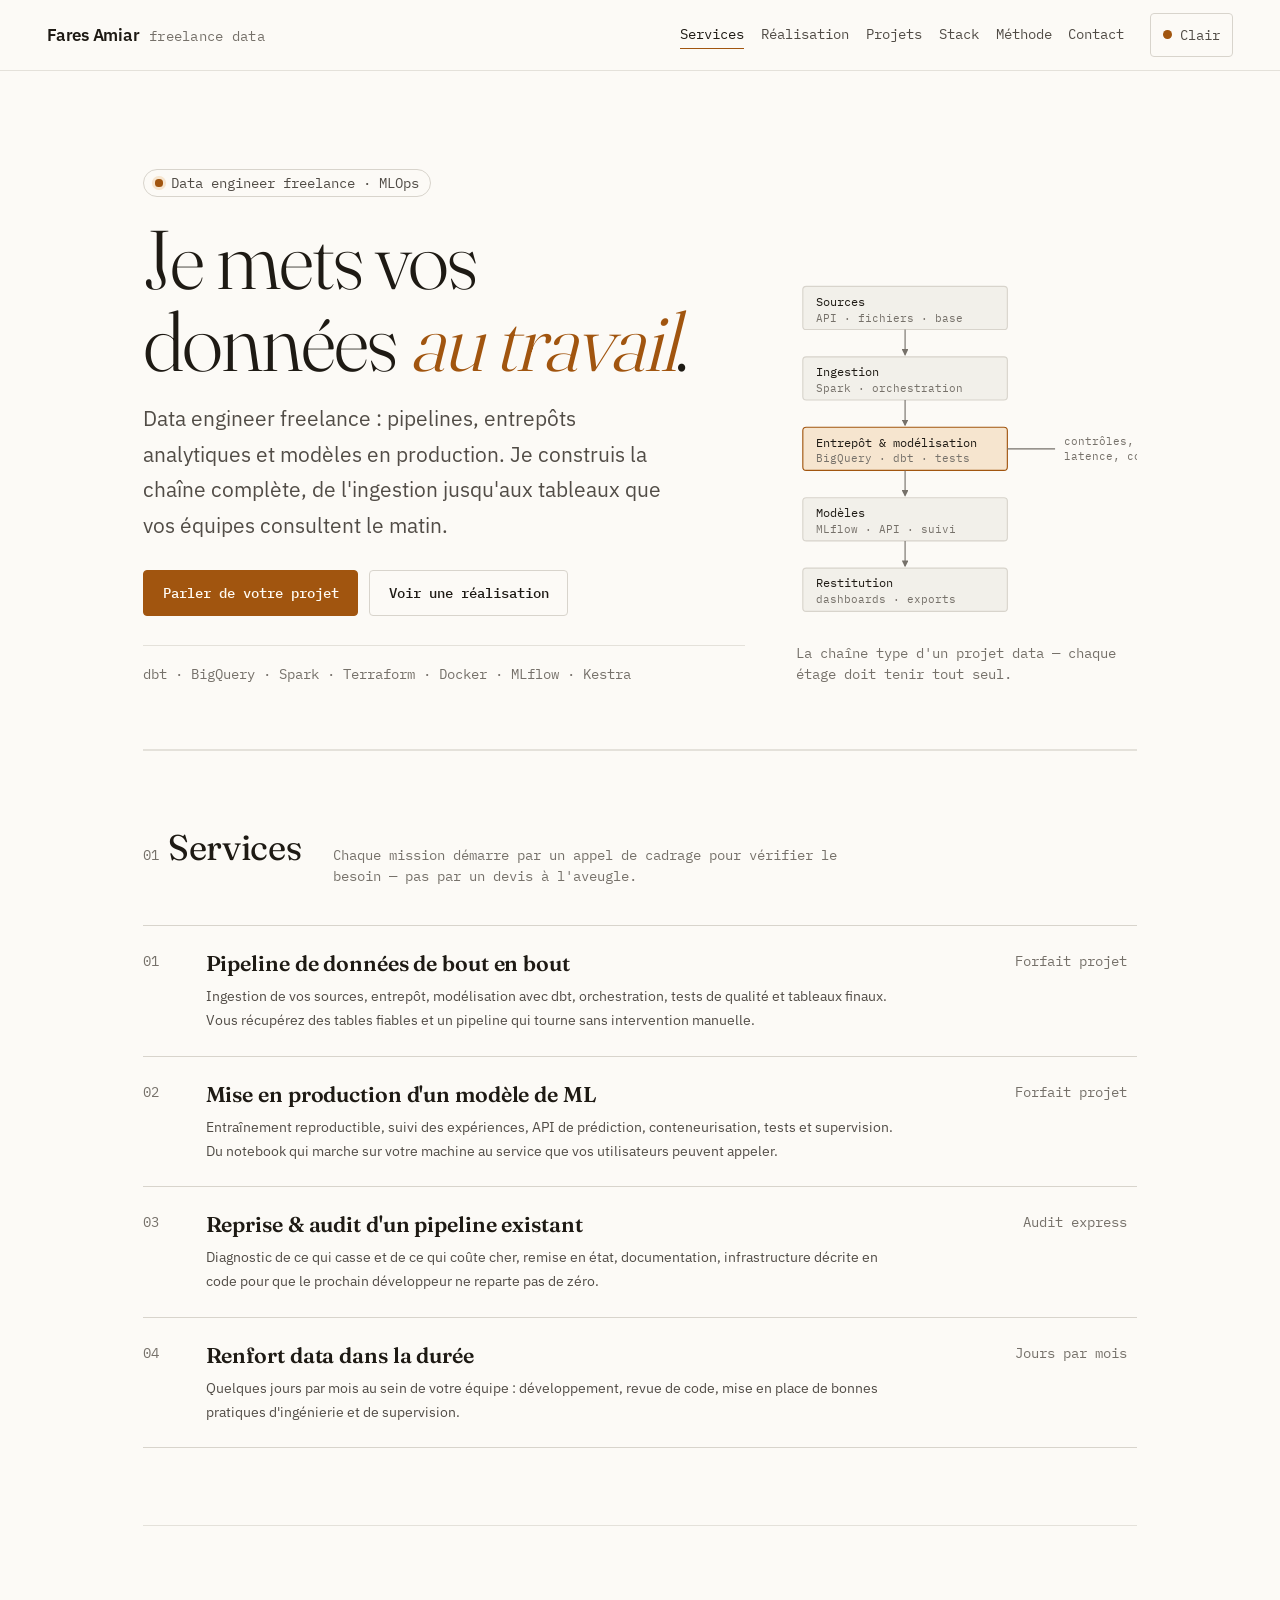
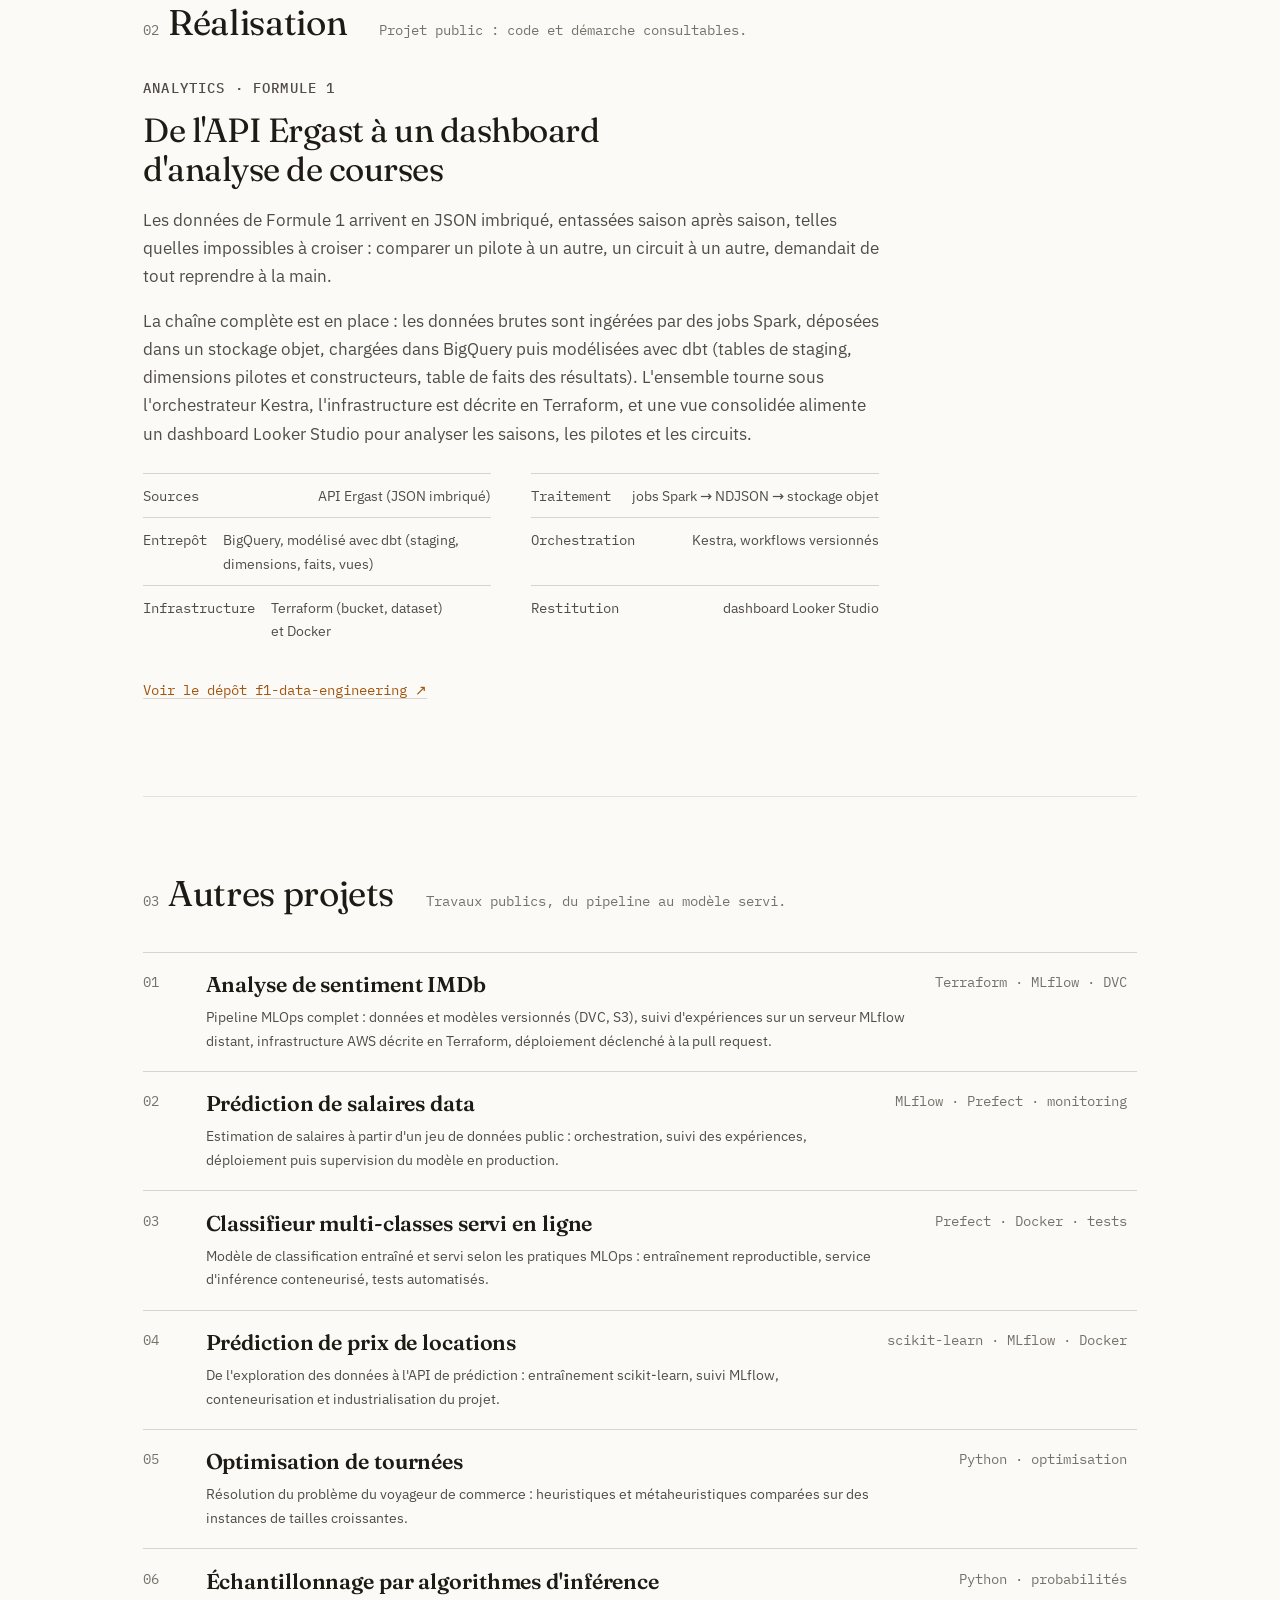
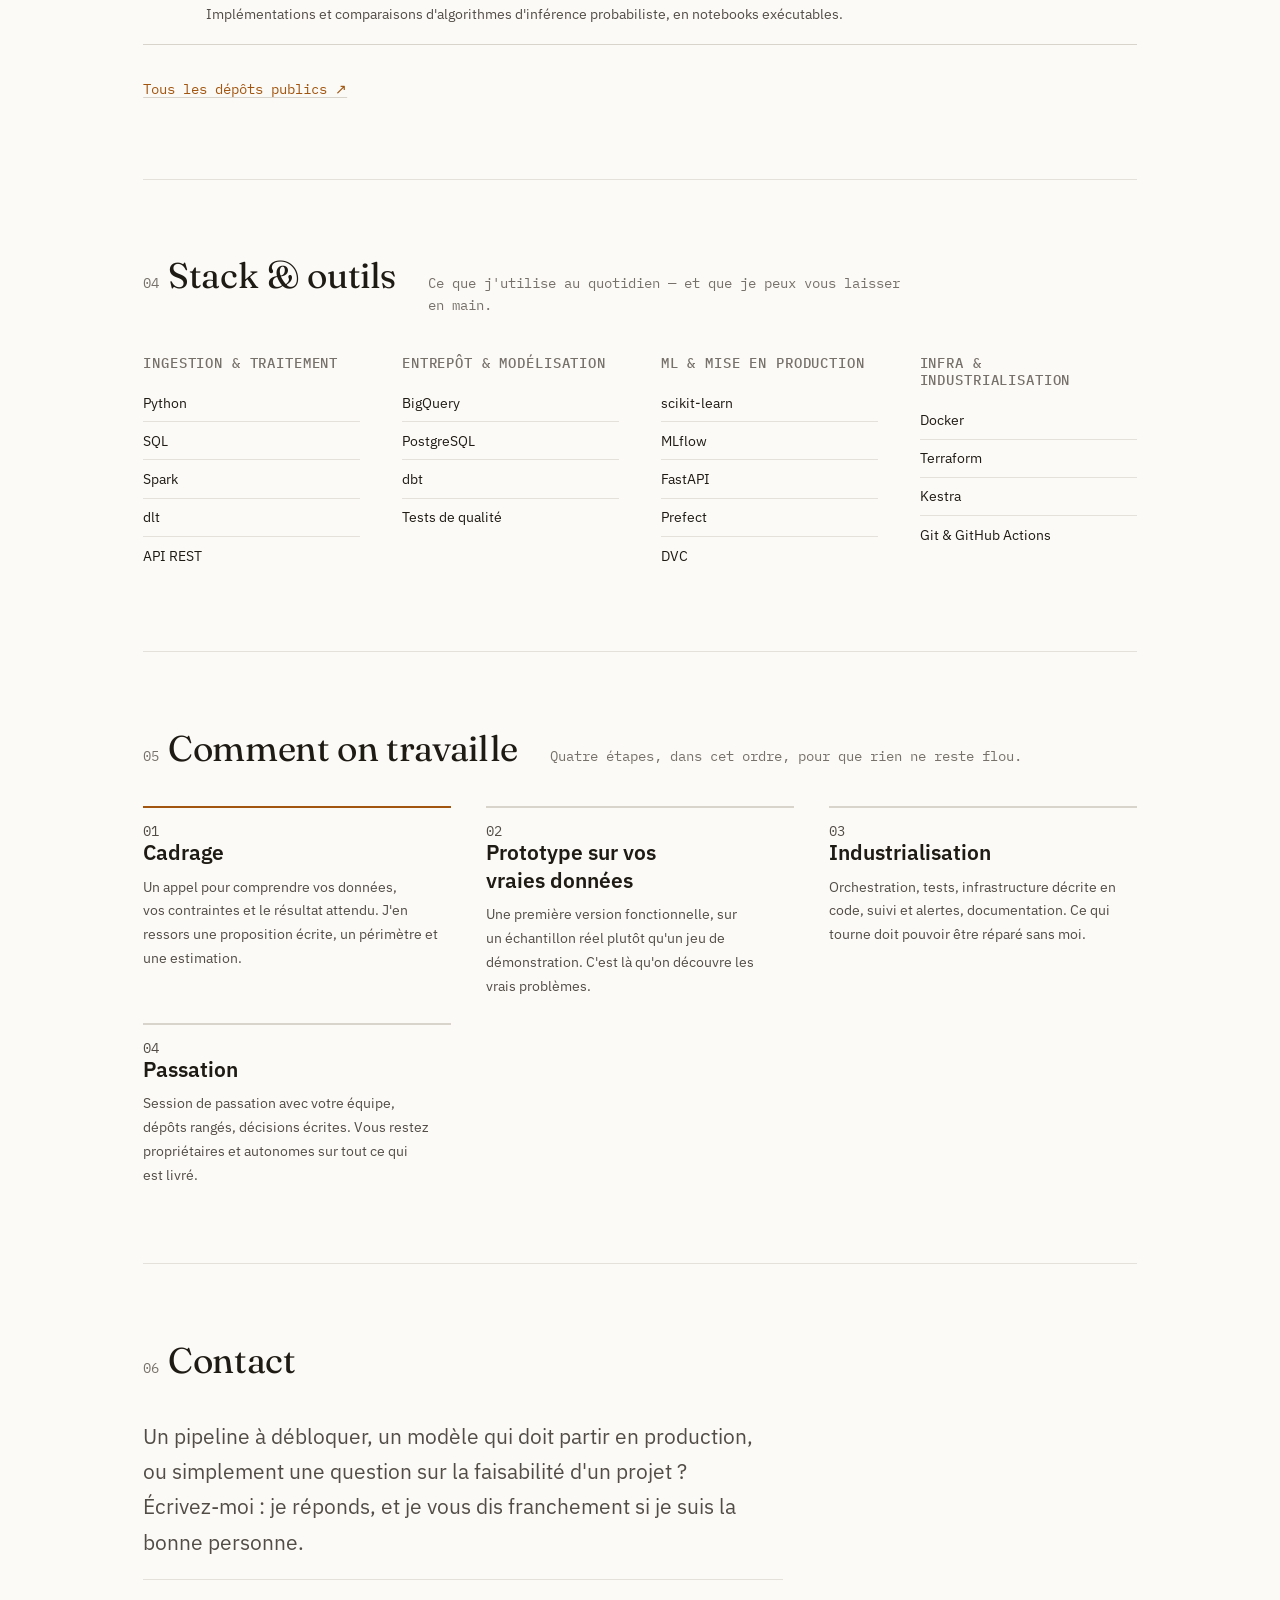
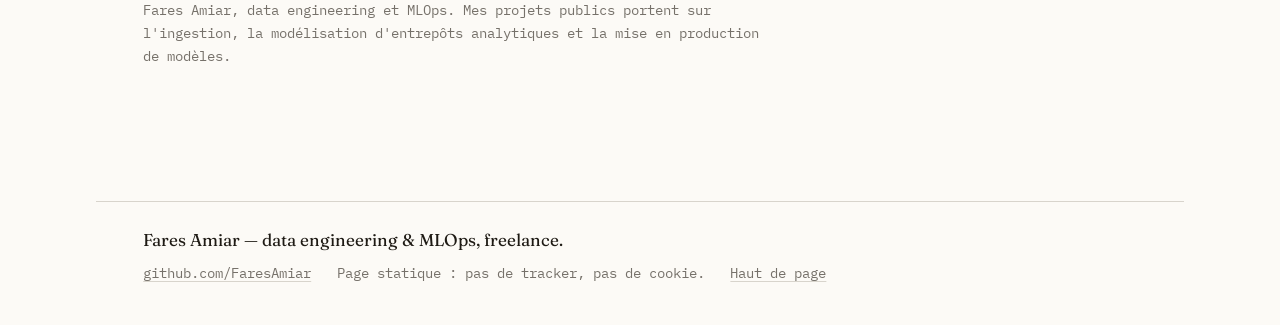
<file: index.html>
<!DOCTYPE html>
<html lang="fr" data-theme="dark">
<head>
<meta charset="utf-8">
<meta name="viewport" content="width=device-width, initial-scale=1">
<title>Fares Amiar · Data engineer freelance — pipelines &amp; MLOps</title>
<meta name="description" content="Data engineer freelance : pipelines de données, entrepôts analytiques (dbt, BigQuery) et mise en production de modèles ML. Au forfait ou en renfort d'équipe.">
<meta name="author" content="Fares Amiar">
<meta name="color-scheme" content="dark light">
<meta property="og:title" content="Fares Amiar — Data engineer freelance">
<meta property="og:description" content="Pipelines, entrepôts, modèles en production. Missions data engineering et MLOps.">
<meta property="og:type" content="website">
<meta name="robots" content="index, follow, max-image-preview:large, max-snippet:-1">
<meta name="theme-color" content="#141210" media="(prefers-color-scheme: dark)">
<meta name="theme-color" content="#fbf8f3" media="(prefers-color-scheme: light)">
<link rel="canonical" href="https://faresamiar.github.io/FaresAmiar/">
<meta property="og:url" content="https://faresamiar.github.io/FaresAmiar/">
<meta property="og:site_name" content="Fares Amiar — Data engineer freelance">
<meta property="og:locale" content="fr_FR">
<meta property="og:image" content="https://faresamiar.github.io/FaresAmiar/assets/og-image.png">
<meta property="og:image:width" content="1200">
<meta property="og:image:height" content="630">
<meta property="og:image:alt" content="Fares Amiar — data engineer freelance : pipelines, entrepôts analytiques, modèles en production.">
<meta name="twitter:card" content="summary_large_image">
<meta name="twitter:title" content="Fares Amiar — Data engineer freelance">
<meta name="twitter:description" content="Pipelines de données, entrepôts analytiques, mise en production de modèles ML. Missions au forfait ou en renfort d'équipe.">
<meta name="twitter:image" content="https://faresamiar.github.io/FaresAmiar/assets/og-image.png">
<meta name="google-site-verification" content="pjnU0YGFu4h770-6OhG8F69n9rQ7LcGxjI9Jmqb8EjQ">
<link rel="icon" href="favicon.ico" sizes="any">
<link rel="icon" href="favicon.svg" type="image/svg+xml">
<link rel="apple-touch-icon" href="assets/apple-touch-icon.png">
<link rel="preload" href="assets/fonts/fraunces-latin-300600.woff2" as="font" type="font/woff2" crossorigin>
<link rel="preload" href="assets/fonts/plex-sans-latin-400600.woff2" as="font" type="font/woff2" crossorigin>
<link rel="stylesheet" href="assets/fonts.css">
<link rel="stylesheet" href="assets/styles.css">
<script type="application/ld+json">
{
  "@context": "https://schema.org",
  "@graph": [
    {
      "@type": "Person",
      "@id": "https://faresamiar.github.io/FaresAmiar/#person",
      "name": "Fares Amiar",
      "jobTitle": "Data engineer freelance",
      "description": "Data engineer freelance : pipelines de données, entrepôts analytiques et mise en production de modèles de machine learning.",
      "url": "https://faresamiar.github.io/FaresAmiar/",
      "sameAs": ["https://github.com/FaresAmiar"],
      "knowsAbout": [
        "Data engineering", "Airflow","MLOps", "dbt", "BigQuery", "Apache Spark",
        "Terraform", "Docker", "MLflow", "FastAPI", "Python", "SQL"
      ]
    },
    {
      "@type": "WebSite",
      "@id": "https://faresamiar.github.io/FaresAmiar/#site",
      "url": "https://faresamiar.github.io/FaresAmiar/",
      "name": "Fares Amiar — Data engineer freelance",
      "inLanguage": "fr-FR",
      "publisher": { "@id": "https://faresamiar.github.io/FaresAmiar/#person" }
    },
    {
      "@type": "ProfilePage",
      "@id": "https://faresamiar.github.io/FaresAmiar/#page",
      "url": "https://faresamiar.github.io/FaresAmiar/",
      "isPartOf": { "@id": "https://faresamiar.github.io/FaresAmiar/#site" },
      "about": { "@id": "https://faresamiar.github.io/FaresAmiar/#person" },
      "inLanguage": "fr-FR"
    },
    {
      "@type": "Service",
      "name": "Pipeline de données de bout en bout",
      "serviceType": "Data engineering",
      "description": "Ingestion des sources, entrepôt, modélisation dbt, orchestration, tests de qualité et tableaux de bord.",
      "provider": { "@id": "https://faresamiar.github.io/FaresAmiar/#person" },
      "areaServed": "FR"
    },
    {
      "@type": "Service",
      "name": "Mise en production d'un modèle de machine learning",
      "serviceType": "MLOps",
      "description": "Entraînement reproductible, suivi des expériences, API de prédiction, conteneurisation, tests et supervision.",
      "provider": { "@id": "https://faresamiar.github.io/FaresAmiar/#person" },
      "areaServed": "FR"
    },
    {
      "@type": "Service",
      "name": "Reprise et audit d'un pipeline de données existant",
      "serviceType": "Audit technique",
      "description": "Diagnostic, remise en état, documentation et infrastructure décrite en code.",
      "provider": { "@id": "https://faresamiar.github.io/FaresAmiar/#person" },
      "areaServed": "FR"
    }
  ]
}
</script>
</head>
<body>
<a class="skip" href="#main">Aller au contenu</a>

<header class="top" id="haut">
  <a class="top__brand" href="#haut">Fares&nbsp;Amiar<span class="top__brand-tag">freelance data</span></a>
  <nav class="top__nav" aria-label="Sections">
    <a href="#services">Services</a>
    <a href="#realisation">Réalisation</a>
    <a href="#projets">Projets</a>
    <a href="#stack">Stack</a>
    <a href="#methode">Méthode</a>
    <a href="#contact">Contact</a>
  </nav>
  <button class="theme" id="theme-toggle" type="button" aria-pressed="true" aria-label="Basculer entre thème sombre et clair">
    <span class="theme__dot" aria-hidden="true"></span><span class="theme__label">Sombre</span>
  </button>
</header>

<main id="main">

  <section class="hero" aria-labelledby="hero-title">
    <div class="hero__intro">
      <p class="pill"><span class="pill__dot" aria-hidden="true"></span>Data engineer freelance · MLOps</p>
      <h1 id="hero-title">Je mets vos données <em>au travail</em>.</h1>
      <p class="lede">
        Data engineer freelance&nbsp;: pipelines, entrepôts analytiques et modèles en production.
        Je construis la chaîne complète, de l'ingestion jusqu'aux tableaux que vos équipes
        consultent le matin.
      </p>
      <p class="hero__links">
        <a class="btn" href="mailto:faresamiar1@gmail.com">Parler de votre projet</a>
        <a class="btn btn--ghost" href="#realisation">Voir une réalisation</a>
      </p>
      <p class="hero__stack">dbt · BigQuery · Spark · Terraform · Docker · MLflow · Kestra</p>
    </div>

    <figure class="diagram">
      <svg viewBox="0 0 300 310" role="img" aria-label="Schéma d'une chaîne de données : sources, ingestion, entrepôt, modèles, restitution">
        <defs>
          <marker id="arrow" viewBox="0 0 10 10" refX="8" refY="5" markerWidth="6" markerHeight="6" orient="auto-start-reverse">
            <path d="M 0 0 L 10 5 L 0 10 z" fill="currentColor"></path>
          </marker>
        </defs>
        <g class="diagram__nodes">
          <rect x="6" y="10" width="180" height="38" rx="3"></rect>
          <text x="18" y="27">Sources</text>
          <text class="diagram__sub" x="18" y="41">API · fichiers · base</text>

          <rect x="6" y="72" width="180" height="38" rx="3"></rect>
          <text x="18" y="89">Ingestion</text>
          <text class="diagram__sub" x="18" y="103">Spark · orchestration</text>

          <rect class="diagram__hl" x="6" y="134" width="180" height="38" rx="3"></rect>
          <text x="18" y="151">Entrepôt &amp; modélisation</text>
          <text class="diagram__sub" x="18" y="165">BigQuery · dbt · tests</text>

          <rect x="6" y="196" width="180" height="38" rx="3"></rect>
          <text x="18" y="213">Modèles</text>
          <text class="diagram__sub" x="18" y="227">MLflow · API · suivi</text>

          <rect x="6" y="258" width="180" height="38" rx="3"></rect>
          <text x="18" y="275">Restitution</text>
          <text class="diagram__sub" x="18" y="289">dashboards · exports</text>
        </g>
        <g class="diagram__links" fill="none" stroke="currentColor" stroke-width="1" marker-end="url(#arrow)">
          <path d="M96 48 L96 70"></path>
          <path d="M96 110 L96 132"></path>
          <path d="M96 172 L96 194"></path>
          <path d="M96 234 L96 256"></path>
        </g>
        <g class="diagram__note">
          <path d="M186 153 L228 153" fill="none" stroke="currentColor" stroke-width="1"></path>
          <text x="236" y="150">contrôles,</text>
          <text x="236" y="163">latence, coûts</text>
        </g>
      </svg>
      <figcaption>La chaîne type d'un projet data — chaque étage doit tenir tout seul.</figcaption>
    </figure>
  </section>

  <section class="section" id="services" aria-labelledby="services-title">
    <div class="section__head">
      <h2 id="services-title"><span class="num">01</span>Services</h2>
      <p class="section__note">Chaque mission démarre par un appel de cadrage pour vérifier le besoin — pas par un devis à l'aveugle.</p>
    </div>

    <ol class="rows">
      <li class="row">
        <span class="row__num">01</span>
        <div class="row__body">
          <h3>Pipeline de données de bout en bout</h3>
          <p>Ingestion de vos sources, entrepôt, modélisation avec dbt, orchestration, tests de qualité et tableaux finaux. Vous récupérez des tables fiables et un pipeline qui tourne sans intervention manuelle.</p>
        </div>
        <p class="row__tagline">Forfait projet</p>
      </li>
      <li class="row">
        <span class="row__num">02</span>
        <div class="row__body">
          <h3>Mise en production d'un modèle de ML</h3>
          <p>Entraînement reproductible, suivi des expériences, API de prédiction, conteneurisation, tests et supervision. Du notebook qui marche sur votre machine au service que vos utilisateurs peuvent appeler.</p>
        </div>
        <p class="row__tagline">Forfait projet</p>
      </li>
      <li class="row">
        <span class="row__num">03</span>
        <div class="row__body">
          <h3>Reprise &amp; audit d'un pipeline existant</h3>
          <p>Diagnostic de ce qui casse et de ce qui coûte cher, remise en état, documentation, infrastructure décrite en code pour que le prochain développeur ne reparte pas de zéro.</p>
        </div>
        <p class="row__tagline">Audit express</p>
      </li>
      <li class="row">
        <span class="row__num">04</span>
        <div class="row__body">
          <h3>Renfort data dans la durée</h3>
          <p>Quelques jours par mois au sein de votre équipe&nbsp;: développement, revue de code, mise en place de bonnes pratiques d'ingénierie et de supervision.</p>
        </div>
        <p class="row__tagline">Jours par mois</p>
      </li>
    </ol>
  </section>

  <section class="section" id="realisation" aria-labelledby="realisation-title">
    <div class="section__head">
      <h2 id="realisation-title"><span class="num">02</span>Réalisation</h2>
      <p class="section__note">Projet public&nbsp;: code et démarche consultables.</p>
    </div>

    <article class="case">
      <p class="case__eyebrow">Analytics · Formule 1</p>
      <h3>De l'API Ergast à un dashboard d'analyse de courses</h3>
      <p>
        Les données de Formule 1 arrivent en JSON imbriqué, entassées saison après saison,
        telles quelles impossibles à croiser&nbsp;: comparer un pilote à un autre, un circuit à un
        autre, demandait de tout reprendre à la main.
      </p>
      <p>
        La chaîne complète est en place&nbsp;: les données brutes sont ingérées par des jobs Spark,
        déposées dans un stockage objet, chargées dans BigQuery puis modélisées avec dbt
        (tables de staging, dimensions pilotes et constructeurs, table de faits des résultats).
        L'ensemble tourne sous l'orchestrateur Kestra, l'infrastructure est décrite en Terraform,
        et une vue consolidée alimente un dashboard Looker Studio pour analyser les saisons,
        les pilotes et les circuits.
      </p>
      <ul class="case__facts">
        <li><span>Sources</span> API Ergast (JSON imbriqué)</li>
        <li><span>Traitement</span> jobs Spark → NDJSON → stockage objet</li>
        <li><span>Entrepôt</span> BigQuery, modélisé avec dbt (staging, dimensions, faits, vues)</li>
        <li><span>Orchestration</span> Kestra, workflows versionnés</li>
        <li><span>Infrastructure</span> Terraform (bucket, dataset) et Docker</li>
        <li><span>Restitution</span> dashboard Looker Studio</li>
      </ul>
      <p class="case__link">
        <a class="link-more" href="https://github.com/FaresAmiar/f1-data-engineering" rel="noopener">Voir le dépôt f1-data-engineering ↗</a>
      </p>
    </article>
  </section>

  <section class="section" id="projets" aria-labelledby="projets-title">
    <div class="section__head">
      <h2 id="projets-title"><span class="num">03</span>Autres projets</h2>
      <p class="section__note">Travaux publics, du pipeline au modèle servi.</p>
    </div>

    <ol class="rows rows--tight">
      <li class="row">
        <span class="row__num">01</span>
        <div class="row__body">
          <h3><a href="https://github.com/FaresAmiar/imdb_sentiment_analysis_mlops" rel="noopener">Analyse de sentiment IMDb</a></h3>
          <p>Pipeline MLOps complet&nbsp;: données et modèles versionnés (DVC, S3), suivi d'expériences sur un serveur MLflow distant, infrastructure AWS décrite en Terraform, déploiement déclenché à la pull request.</p>
        </div>
        <p class="row__tagline">Terraform · MLflow · DVC</p>
      </li>
      <li class="row">
        <span class="row__num">02</span>
        <div class="row__body">
          <h3><a href="https://github.com/FaresAmiar/Mlops_projectdtc" rel="noopener">Prédiction de salaires data</a></h3>
          <p>Estimation de salaires à partir d'un jeu de données public&nbsp;: orchestration, suivi des expériences, déploiement puis supervision du modèle en production.</p>
        </div>
        <p class="row__tagline">MLflow · Prefect · monitoring</p>
      </li>
      <li class="row">
        <span class="row__num">03</span>
        <div class="row__body">
          <h3><a href="https://github.com/FaresAmiar/mlops-zoomcamp-2023-project" rel="noopener">Classifieur multi-classes servi en ligne</a></h3>
          <p>Modèle de classification entraîné et servi selon les pratiques MLOps&nbsp;: entraînement reproductible, service d'inférence conteneurisé, tests automatisés.</p>
        </div>
        <p class="row__tagline">Prefect · Docker · tests</p>
      </li>
      <li class="row">
        <span class="row__num">04</span>
        <div class="row__body">
          <h3><a href="https://github.com/FaresAmiar/Airbnb-Price-Prediction" rel="noopener">Prédiction de prix de locations</a></h3>
          <p>De l'exploration des données à l'API de prédiction&nbsp;: entraînement scikit-learn, suivi MLflow, conteneurisation et industrialisation du projet.</p>
        </div>
        <p class="row__tagline">scikit-learn · MLflow · Docker</p>
      </li>
      <li class="row">
        <span class="row__num">05</span>
        <div class="row__body">
          <h3><a href="https://github.com/FaresAmiar/IA" rel="noopener">Optimisation de tournées</a></h3>
          <p>Résolution du problème du voyageur de commerce&nbsp;: heuristiques et métaheuristiques comparées sur des instances de tailles croissantes.</p>
        </div>
        <p class="row__tagline">Python · optimisation</p>
      </li>
      <li class="row">
        <span class="row__num">06</span>
        <div class="row__body">
          <h3><a href="https://github.com/FaresAmiar/inference_sampling" rel="noopener">Échantillonnage par algorithmes d'inférence</a></h3>
          <p>Implémentations et comparaisons d'algorithmes d'inférence probabiliste, en notebooks exécutables.</p>
        </div>
        <p class="row__tagline">Python · probabilités</p>
      </li>
    </ol>

    <p class="section__foot">
      <a class="link-more" href="https://github.com/FaresAmiar?tab=repositories" rel="noopener">Tous les dépôts publics ↗</a>
    </p>
  </section>

  <section class="section" id="stack" aria-labelledby="stack-title">
    <div class="section__head">
      <h2 id="stack-title"><span class="num">04</span>Stack &amp; outils</h2>
      <p class="section__note">Ce que j'utilise au quotidien — et que je peux vous laisser en main.</p>
    </div>

    <div class="stack">
      <div class="stack__col">
        <p class="stack__label">Ingestion &amp; traitement</p>
        <ul>
          <li>Python</li><li>SQL</li><li>Spark</li><li>dlt</li><li>API REST</li>
        </ul>
      </div>
      <div class="stack__col">
        <p class="stack__label">Entrepôt &amp; modélisation</p>
        <ul>
          <li>BigQuery</li><li>PostgreSQL</li><li>dbt</li><li>Tests de qualité</li>
        </ul>
      </div>
      <div class="stack__col">
        <p class="stack__label">ML &amp; mise en production</p>
        <ul>
          <li>scikit-learn</li><li>MLflow</li><li>FastAPI</li><li>Prefect</li><li>DVC</li>
        </ul>
      </div>
      <div class="stack__col">
        <p class="stack__label">Infra &amp; industrialisation</p>
        <ul>
          <li>Docker</li><li>Terraform</li><li>Kestra</li><li>Git &amp; GitHub Actions</li>
        </ul>
      </div>
    </div>
  </section>

  <section class="section" id="methode" aria-labelledby="methode-title">
    <div class="section__head">
      <h2 id="methode-title"><span class="num">05</span>Comment on travaille</h2>
      <p class="section__note">Quatre étapes, dans cet ordre, pour que rien ne reste flou.</p>
    </div>

    <ol class="steps">
      <li>
        <p class="steps__num">01</p>
        <h3>Cadrage</h3>
        <p>Un appel pour comprendre vos données, vos contraintes et le résultat attendu. J'en ressors une proposition écrite, un périmètre et une estimation.</p>
      </li>
      <li>
        <p class="steps__num">02</p>
        <h3>Prototype sur vos vraies données</h3>
        <p>Une première version fonctionnelle, sur un échantillon réel plutôt qu'un jeu de démonstration. C'est là qu'on découvre les vrais problèmes.</p>
      </li>
      <li>
        <p class="steps__num">03</p>
        <h3>Industrialisation</h3>
        <p>Orchestration, tests, infrastructure décrite en code, suivi et alertes, documentation. Ce qui tourne doit pouvoir être réparé sans moi.</p>
      </li>
      <li>
        <p class="steps__num">04</p>
        <h3>Passation</h3>
        <p>Session de passation avec votre équipe, dépôts rangés, décisions écrites. Vous restez propriétaires et autonomes sur tout ce qui est livré.</p>
      </li>
    </ol>
  </section>

  <section class="section section--contact" id="contact" aria-labelledby="contact-title">
    <div class="section__head">
      <h2 id="contact-title"><span class="num">06</span>Contact</h2>
    </div>
    <div class="contact">
      <p class="contact__lede">
        Un pipeline à débloquer, un modèle qui doit partir en production, ou simplement une
        question sur la faisabilité d'un projet&nbsp;? Écrivez-moi&nbsp;: je réponds, et je vous dis
        franchement si je suis la bonne personne.
      </p>
      <p class="contact__about">
        Fares Amiar, data engineering et MLOps. Mes projets publics portent sur l'ingestion,
        la modélisation d'entrepôts analytiques et la mise en production de modèles.
      </p>

    </div>
  </section>

</main>

<footer class="foot">
  <p class="foot__brand">Fares Amiar — data engineering &amp; MLOps, freelance.</p>
  <p class="foot__meta">
    <a href="https://github.com/FaresAmiar" rel="me noopener">github.com/FaresAmiar</a>
    <span>Page statique : pas de tracker, pas de cookie.</span>
    <span><a href="#haut">Haut de page</a></span>
  </p>
</footer>

<script src="assets/main.js" defer></script>
</body>
</html>
</file>
<file: assets/fonts.css>
/* Fraunces — latin-ext */
@font-face {
  font-family: 'Fraunces';
  font-style: normal;
  font-weight: 300 600;
  font-display: swap;
  src: url('fonts/fraunces-latin-ext-300600.woff2') format('woff2');
  unicode-range: U+0100-02BA, U+02BD-02C5, U+02C7-02CC, U+02CE-02D7, U+02DD-02FF, U+0304, U+0308, U+0329, U+1D00-1DBF, U+1E00-1E9F, U+1EF2-1EFF, U+2020, U+20A0-20AB, U+20AD-20C0, U+2113, U+2C60-2C7F, U+A720-A7FF;
}
/* Fraunces — latin */
@font-face {
  font-family: 'Fraunces';
  font-style: normal;
  font-weight: 300 600;
  font-display: swap;
  src: url('fonts/fraunces-latin-300600.woff2') format('woff2');
  unicode-range: U+0000-00FF, U+0131, U+0152-0153, U+02BB-02BC, U+02C6, U+02DA, U+02DC, U+0304, U+0308, U+0329, U+2000-206F, U+20AC, U+2122, U+2191, U+2193, U+2212, U+2215, U+FEFF, U+FFFD;
}

/* IBM Plex Sans — latin-ext */
@font-face {
  font-family: 'IBM Plex Sans';
  font-style: normal;
  font-weight: 400 600;
  font-stretch: 100%;
  font-display: swap;
  src: url('fonts/plex-sans-latin-ext-400600.woff2') format('woff2');
  unicode-range: U+0100-02BA, U+02BD-02C5, U+02C7-02CC, U+02CE-02D7, U+02DD-02FF, U+0304, U+0308, U+0329, U+1D00-1DBF, U+1E00-1E9F, U+1EF2-1EFF, U+2020, U+20A0-20AB, U+20AD-20C0, U+2113, U+2C60-2C7F, U+A720-A7FF;
}
/* IBM Plex Sans — latin */
@font-face {
  font-family: 'IBM Plex Sans';
  font-style: normal;
  font-weight: 400 600;
  font-stretch: 100%;
  font-display: swap;
  src: url('fonts/plex-sans-latin-400600.woff2') format('woff2');
  unicode-range: U+0000-00FF, U+0131, U+0152-0153, U+02BB-02BC, U+02C6, U+02DA, U+02DC, U+0304, U+0308, U+0329, U+2000-206F, U+20AC, U+2122, U+2191, U+2193, U+2212, U+2215, U+FEFF, U+FFFD;
}

/* IBM Plex Mono — latin-ext */
@font-face {
  font-family: 'IBM Plex Mono';
  font-style: normal;
  font-weight: 400;
  font-display: swap;
  src: url('fonts/plex-mono-latin-ext-400.woff2') format('woff2');
  unicode-range: U+0100-02BA, U+02BD-02C5, U+02C7-02CC, U+02CE-02D7, U+02DD-02FF, U+0304, U+0308, U+0329, U+1D00-1DBF, U+1E00-1E9F, U+1EF2-1EFF, U+2020, U+20A0-20AB, U+20AD-20C0, U+2113, U+2C60-2C7F, U+A720-A7FF;
}
/* IBM Plex Mono — latin */
@font-face {
  font-family: 'IBM Plex Mono';
  font-style: normal;
  font-weight: 400;
  font-display: swap;
  src: url('fonts/plex-mono-latin-400.woff2') format('woff2');
  unicode-range: U+0000-00FF, U+0131, U+0152-0153, U+02BB-02BC, U+02C6, U+02DA, U+02DC, U+0304, U+0308, U+0329, U+2000-206F, U+20AC, U+2122, U+2191, U+2193, U+2212, U+2215, U+FEFF, U+FFFD;
}
/* IBM Plex Mono — latin-ext */
@font-face {
  font-family: 'IBM Plex Mono';
  font-style: normal;
  font-weight: 500;
  font-display: swap;
  src: url('fonts/plex-mono-latin-ext-500.woff2') format('woff2');
  unicode-range: U+0100-02BA, U+02BD-02C5, U+02C7-02CC, U+02CE-02D7, U+02DD-02FF, U+0304, U+0308, U+0329, U+1D00-1DBF, U+1E00-1E9F, U+1EF2-1EFF, U+2020, U+20A0-20AB, U+20AD-20C0, U+2113, U+2C60-2C7F, U+A720-A7FF;
}
/* IBM Plex Mono — latin */
@font-face {
  font-family: 'IBM Plex Mono';
  font-style: normal;
  font-weight: 500;
  font-display: swap;
  src: url('fonts/plex-mono-latin-500.woff2') format('woff2');
  unicode-range: U+0000-00FF, U+0131, U+0152-0153, U+02BB-02BC, U+02C6, U+02DA, U+02DC, U+0304, U+0308, U+0329, U+2000-206F, U+20AC, U+2122, U+2191, U+2193, U+2212, U+2215, U+FEFF, U+FFFD;
}
</file>
<file: assets/styles.css>
/* Fares Amiar — site portfolio freelance
   Une seule famille d'accent, pas de dégradé, pas de verre dépoli.
   Titres en Fraunces (éditorial), corps en IBM Plex Sans, étiquettes en Plex Mono. */

:root {
  /* sombre (par défaut) */
  --page:        oklch(0.165 0.012 75);
  --surface:     oklch(0.205 0.012 75);
  --line:        oklch(0.30 0.012 75);
  --line-soft:   oklch(0.25 0.012 75);
  --text:        oklch(0.945 0.012 85);
  --text-muted:  oklch(0.79 0.012 85);
  --text-faint:  oklch(0.63 0.012 85);
  --accent:      oklch(0.80 0.125 72);
  --accent-soft: oklch(0.30 0.045 72);
  --accent-ink:  oklch(0.20 0.045 72);

  --serif: "Fraunces", Georgia, "Times New Roman", serif;
  --sans:  "IBM Plex Sans", ui-sans-serif, system-ui, -apple-system, "Segoe UI", sans-serif;
  --mono:  "IBM Plex Mono", ui-monospace, "SFMono-Regular", Menlo, monospace;

  --step--1: clamp(0.82rem, 0.79rem + 0.15vw, 0.9rem);
  --step-0:  clamp(0.99rem, 0.95rem + 0.2vw, 1.07rem);
  --step-1:  clamp(1.15rem, 1.07rem + 0.4vw, 1.34rem);
  --step-2:  clamp(1.6rem, 1.35rem + 1.1vw, 2.35rem);
  --step-3:  clamp(2.7rem, 1.75rem + 4.4vw, 5.2rem);

  --gut:   clamp(1.2rem, 0.55rem + 3vw, 3.6rem);
  --maxw:  68rem;
  --radius: 4px;
}

[data-theme="light"] {
  --page:        oklch(0.985 0.005 85);
  --surface:     oklch(0.955 0.008 85);
  --line:        oklch(0.87 0.012 85);
  --line-soft:   oklch(0.91 0.010 85);
  --text:        oklch(0.22 0.012 75);
  --text-muted:  oklch(0.42 0.012 75);
  --text-faint:  oklch(0.55 0.012 75);
  --accent:      oklch(0.53 0.125 55);
  --accent-soft: oklch(0.93 0.035 75);
  --accent-ink:  oklch(0.99 0.01 85);
}

* { box-sizing: border-box; }
html { scroll-behavior: smooth; }

body {
  margin: 0;
  background: var(--page);
  color: var(--text);
  font-family: var(--sans);
  font-size: var(--step-0);
  line-height: 1.65;
  -webkit-font-smoothing: antialiased;
  text-wrap: pretty;
}

h1, h2, h3 { text-wrap: balance; }

a { color: inherit; text-decoration-color: var(--line); text-underline-offset: 3px; }
a:hover { text-decoration-color: var(--accent); }
a:focus-visible, button:focus-visible {
  outline: 2px solid var(--accent);
  outline-offset: 3px;
  border-radius: 2px;
}

.skip {
  position: absolute; left: -9999px; top: 0; z-index: 30;
  background: var(--accent); color: var(--accent-ink);
  padding: 0.6rem 0.9rem; font: 500 var(--step--1)/1 var(--mono);
}
.skip:focus { left: 0.8rem; top: 0.8rem; }

/* ---------- en-tête ---------- */
.top {
  position: sticky; top: 0; z-index: 10;
  display: flex; flex-wrap: wrap; align-items: center; gap: 0.5rem 1.6rem;
  padding: 0.8rem var(--gut);
  background: color-mix(in oklab, var(--page) 93%, transparent);
  border-bottom: 1px solid var(--line-soft);
  backdrop-filter: blur(8px);
}
.top__brand {
  display: inline-flex; align-items: baseline; gap: 0.6rem;
  font: 600 var(--step-0)/1 var(--sans);
  letter-spacing: -0.015em; text-decoration: none;
  margin-right: auto;
}
.top__brand-tag {
  font: 400 var(--step--1)/1 var(--mono);
  letter-spacing: 0.02em; color: var(--text-faint);
}
.top__nav { display: flex; flex-wrap: wrap; gap: 1.05rem; }
.top__nav a {
  font: 400 var(--step--1)/1 var(--mono);
  color: var(--text-muted); text-decoration: none;
  padding: 0.4rem 0; border-bottom: 1px solid transparent;
}
.top__nav a:hover,
.top__nav a[aria-current="true"] { color: var(--text); border-bottom-color: var(--accent); }

.theme {
  display: inline-flex; align-items: center; gap: 0.5rem;
  min-height: 44px; padding: 0 0.75rem;
  background: transparent; color: var(--text-muted);
  border: 1px solid var(--line); border-radius: var(--radius);
  font: 400 var(--step--1)/1 var(--mono); cursor: pointer;
}
.theme:hover { color: var(--text); border-color: var(--text-faint); }
.theme__dot { width: 0.55rem; height: 0.55rem; border-radius: 50%; background: var(--accent); }

/* ---------- structure ---------- */
main { max-width: var(--maxw); margin: 0 auto; padding: 0 var(--gut) 2rem; }

.num { font: 400 var(--step--1)/1 var(--mono); color: var(--text-faint); margin-right: 0.6rem; }

.section { padding: clamp(2.8rem, 6vw, 5rem) 0; border-top: 1px solid var(--line-soft); }
.section__head {
  display: grid; grid-template-columns: minmax(0, auto) minmax(0, 1fr);
  gap: 0.5rem 2rem; align-items: baseline;
  margin-bottom: clamp(1.6rem, 3vw, 2.6rem);
}
.section__head h2 {
  margin: 0;
  font: 400 var(--step-2)/1.1 var(--serif);
  letter-spacing: -0.01em;
}
.section__note {
  margin: 0; max-width: 32rem;
  font: 400 var(--step--1)/1.5 var(--mono);
  color: var(--text-faint);
}
.section__foot { margin: 1.8rem 0 0; }
.link-more { font: 400 var(--step--1)/1 var(--mono); color: var(--accent); }

/* ---------- hero ---------- */
.hero {
  display: grid;
  grid-template-columns: minmax(0, 1.5fr) minmax(17rem, 0.85fr);
  gap: clamp(2rem, 4vw, 4.5rem);
  align-items: end;
  padding: clamp(3rem, 8vw, 6rem) 0 clamp(2.6rem, 5vw, 4rem);
  border-bottom: 1px solid var(--line-soft);
}
.pill {
  display: inline-flex; align-items: center; gap: 0.5rem;
  margin: 0 0 1.4rem; padding: 0.35rem 0.7rem;
  border: 1px solid var(--line); border-radius: 999px;
  font: 400 var(--step--1)/1 var(--mono); color: var(--text-muted);
}
.pill__dot {
  width: 0.45rem; height: 0.45rem; border-radius: 50%;
  background: var(--accent); box-shadow: 0 0 0 3px var(--accent-soft);
}
.hero h1 {
  margin: 0 0 1.2rem;
  font: 300 var(--step-3)/0.98 var(--serif);
  letter-spacing: -0.025em;
}
.hero h1 em { font-style: italic; color: var(--accent); }
.lede {
  margin: 0 0 1.7rem; max-width: 33rem;
  font-size: var(--step-1); color: var(--text-muted);
}
.hero__links { display: flex; flex-wrap: wrap; gap: 0.7rem; margin: 0; }
.hero__stack {
  margin: 1.8rem 0 0; padding-top: 1rem;
  border-top: 1px solid var(--line-soft);
  font: 400 var(--step--1)/1.6 var(--mono); color: var(--text-faint);
}

.btn {
  display: inline-flex; align-items: center; min-height: 46px;
  padding: 0 1.15rem;
  background: var(--accent); color: var(--accent-ink);
  border: 1px solid var(--accent); border-radius: var(--radius);
  font: 500 var(--step--1)/1 var(--mono); text-decoration: none;
  transition: transform .15s ease, filter .15s ease;
}
.btn:hover { filter: brightness(1.06); }
.btn--ghost { background: transparent; color: var(--text); border-color: var(--line); }
.btn--ghost:hover { border-color: var(--accent); color: var(--accent); }

/* schéma de la chaîne de données */
.diagram { margin: 0; }
.diagram svg {
  display: block; width: 100%; height: auto;
  color: var(--text-faint);
  font-family: var(--mono); font-size: 11px;
}
.diagram__nodes rect { fill: var(--surface); stroke: var(--line); }
.diagram__nodes .diagram__hl { fill: var(--accent-soft); stroke: var(--accent); }
.diagram__nodes text { fill: var(--text); font-size: 11px; }
.diagram__nodes .diagram__sub { fill: var(--text-faint); font-size: 9.5px; }
.diagram__note text { fill: var(--text-faint); font-size: 9.5px; }
.diagram figcaption {
  margin-top: 0.9rem;
  font: 400 var(--step--1)/1.5 var(--mono); color: var(--text-faint);
}

/* ---------- listes (services, projets) ---------- */
.rows { list-style: none; margin: 0; padding: 0; }
.row {
  display: grid;
  grid-template-columns: 2.6rem minmax(0, 1fr) minmax(8rem, max-content);
  gap: 0.4rem 1.3rem;
  align-items: start;
  padding: 1.5rem 0.6rem 1.5rem 0;
  border-top: 1px solid var(--line);
}
.rows > .row:last-child { border-bottom: 1px solid var(--line); }
.row:hover { background: var(--surface); }
.row__num { font: 400 var(--step--1)/1.5 var(--mono); color: var(--text-faint); }
.row__body h3 {
  margin: 0 0 0.45rem;
  font: 600 var(--step-1)/1.25 var(--serif);
  letter-spacing: -0.005em;
}
.row__body h3 a { text-decoration: none; }
.row__body h3 a:hover { color: var(--accent); }
.row__body p { margin: 0; max-width: 44rem; color: var(--text-muted); font-size: var(--step--1); }
.row__tagline {
  margin: 0; text-align: right; white-space: nowrap;
  font: 400 var(--step--1)/1.5 var(--mono); color: var(--text-faint);
}
.rows--tight .row { padding-top: 1.15rem; padding-bottom: 1.15rem; }
.rows--tight .row__body p { font-size: var(--step--1); }

/* ---------- étude de cas ---------- */
.case { max-width: 46rem; }
.case__eyebrow {
  margin: 0 0 0.8rem;
  font: 500 var(--step--1)/1 var(--mono);
  letter-spacing: 0.08em; text-transform: uppercase; color: var(--accent);
}
.case h3 {
  margin: 0 0 1.1rem;
  font: 400 clamp(1.5rem, 1.2rem + 1.3vw, 2.1rem)/1.15 var(--serif);
  letter-spacing: -0.015em;
}
.case p { margin: 0 0 1rem; color: var(--text-muted); }
.case__facts {
  list-style: none; margin: 1.6rem 0 1.4rem; padding: 0;
  display: grid; grid-template-columns: repeat(auto-fit, minmax(17rem, 1fr));
  gap: 0 2.5rem;
}
.case__facts li {
  display: flex; gap: 1rem; justify-content: space-between;
  padding: 0.6rem 0; border-top: 1px solid var(--line);
  font-size: var(--step--1);
}
.case__facts span:first-child { font-family: var(--mono); color: var(--text-faint); }
.case__facts span:last-child, .case__facts li { color: var(--text-muted); }
.case__link { margin: 1.4rem 0 0; }

/* ---------- stack ---------- */
.stack {
  display: grid; grid-template-columns: repeat(auto-fit, minmax(11rem, 1fr));
  gap: 2.2rem 2.6rem;
}
.stack__label {
  margin: 0 0 0.8rem;
  font: 500 var(--step--1)/1.2 var(--mono);
  letter-spacing: 0.06em; text-transform: uppercase; color: var(--text-faint);
}
.stack ul { list-style: none; margin: 0; padding: 0; }
.stack li {
  padding: 0.42rem 0; border-bottom: 1px solid var(--line-soft);
  font-size: var(--step--1);
}
.stack li:last-child { border-bottom: 0; }

/* ---------- méthode ---------- */
.steps {
  list-style: none; margin: 0; padding: 0;
  display: grid; grid-template-columns: repeat(auto-fit, minmax(14rem, 1fr));
  gap: 1.6rem 2.2rem;
}
.steps li { border-top: 2px solid var(--line); padding-top: 1rem; }
.steps li:first-child { border-top-color: var(--accent); }
.steps__num {
  margin: 0 0 0.7rem;
  font: 400 var(--step--1)/1 var(--mono); color: var(--accent);
}
.steps h3 { margin: 0 0 0.5rem; font: 600 var(--step-1)/1.3 var(--sans); }
.steps p { margin: 0; color: var(--text-muted); font-size: var(--step--1); }

/* ---------- contact ---------- */
.section--contact { border-bottom: 0; }
.contact { max-width: 40rem; }
.contact__lede {
  margin: 0 0 1.2rem; font-size: var(--step-1); color: var(--text-muted);
}
.contact__about {
  margin: 0 0 1.6rem; padding-top: 1.1rem;
  border-top: 1px solid var(--line-soft);
  font: 400 var(--step--1)/1.6 var(--mono); color: var(--text-faint);
}

/* ---------- pied ---------- */
.foot {
  border-top: 1px solid var(--line);
  padding: 1.6rem var(--gut) 2.6rem;
  max-width: var(--maxw); margin: 0 auto;
}
.foot__brand { margin: 0 0 0.6rem; font: 400 var(--step-0)/1.4 var(--serif); }
.foot__meta {
  display: flex; flex-wrap: wrap; gap: 0.4rem 1.6rem; margin: 0;
  font: 400 var(--step--1)/1.5 var(--mono); color: var(--text-faint);
}

/* ---------- apparitions ---------- */
.reveal { opacity: 0; transform: translateY(10px); transition: opacity .45s ease, transform .45s ease; }
.reveal.is-in { opacity: 1; transform: none; }

@media (prefers-reduced-motion: reduce) {
  html { scroll-behavior: auto; }
  .btn { transition: none; }
  .reveal { opacity: 1; transform: none; transition: none; }
}

/* ---------- responsive ---------- */
@media (max-width: 64rem) {
  .hero { grid-template-columns: 1fr; align-items: start; }
  .diagram { max-width: 24rem; }
  .section__head { grid-template-columns: 1fr; }
}

@media (max-width: 48rem) {
  .top { position: static; }
  .top__nav { order: 3; width: 100%; gap: 0.9rem; }
  .row { grid-template-columns: 2rem minmax(0, 1fr); }
  .row__tagline { grid-column: 2; text-align: left; }
  .case__facts li { flex-direction: column; gap: 0.15rem; }
}

@media print {
  .top, .theme, .skip, .diagram { display: none; }
  body { background: #fff; color: #000; }
  .row, .case { break-inside: avoid; }
  .reveal { opacity: 1; transform: none; }
}
</file>
